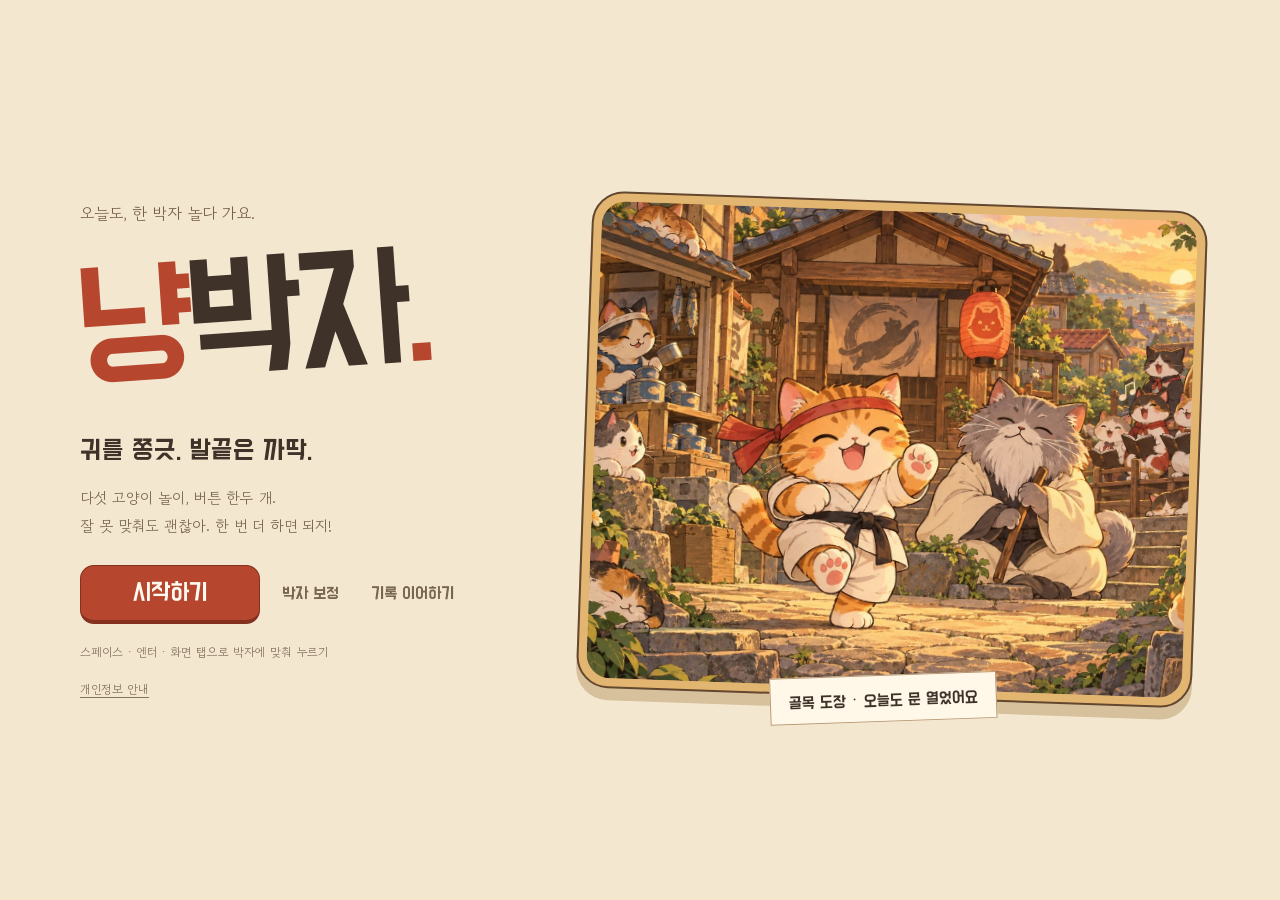
<file: index.html>
<!doctype html>
<html lang="ko">
  <head>
    <meta charset="UTF-8" />
    <meta name="viewport" content="width=device-width, initial-scale=1, viewport-fit=cover" />
    <meta name="theme-color" content="#f2dfbd" />
    <link rel="icon" type="image/png" sizes="32x32" href="./icons/favicon-32.png" />
    <link rel="apple-touch-icon" href="./icons/apple-touch-icon.png" />
    <link rel="manifest" href="./manifest.webmanifest" />
    <meta name="apple-mobile-web-app-capable" content="yes" />
    <meta name="mobile-web-app-capable" content="yes" />
    <meta name="apple-mobile-web-app-title" content="냥박자" />
    <meta name="apple-mobile-web-app-status-bar-style" content="black-translucent" />
    <title>냥박자 - 고양이와 박자 맞추기</title>
    <meta name="description" content="박에 맞추면 노래가 살아나는 고양이 리듬 게임. 다섯 가지 놀이, 버튼 한두 개로." />
    <!-- 공유 미리보기(카카오톡·메신저·SNS). 미리보기 수집기는 상대 경로를 못 읽어 배포 주소를 그대로 쓴다 -->
    <meta property="og:type" content="website" />
    <meta property="og:site_name" content="냥박자" />
    <meta property="og:title" content="냥박자 - 고양이와 박자 맞추기" />
    <meta property="og:description" content="박에 맞추면 노래가 살아나요. 내 점수를 넘어 볼래냥?" />
    <meta property="og:url" content="https://pabang0620.github.io/nyang-bakja-play/" />
    <meta property="og:image" content="https://pabang0620.github.io/nyang-bakja-play/og.jpg" />
    <meta property="og:image:width" content="1200" />
    <meta property="og:image:height" content="630" />
    <meta property="og:locale" content="ko_KR" />
    <meta name="twitter:card" content="summary_large_image" />
    <meta name="twitter:image" content="https://pabang0620.github.io/nyang-bakja-play/og.jpg" />
    <meta name="twitter:title" content="냥박자 - 고양이와 박자 맞추기" />
    <meta name="twitter:description" content="박에 맞추면 노래가 살아나요. 내 점수를 넘어 볼래냥?" />
    <link rel="canonical" href="https://pabang0620.github.io/nyang-bakja-play/" />
    <!-- Google Search Console 소유 확인(지우면 확인이 풀린다) -->
    <meta name="google-site-verification" content="zneSkv2YsFpXpDNzjWCVQonVXzleJnteT1oBX2Baq_k" />
    <script type="application/ld+json">
      {
        "@context": "https://schema.org",
        "@type": "VideoGame",
        "name": "냥박자",
        "alternateName": "Nyang Bakja",
        "description": "박에 맞추면 노래가 살아나는 고양이 리듬 게임. 다섯 가지 놀이, 버튼 한두 개로.",
        "url": "https://pabang0620.github.io/nyang-bakja-play/",
        "image": "https://pabang0620.github.io/nyang-bakja-play/og.jpg",
        "inLanguage": "ko",
        "genre": ["Rhythm", "Casual"],
        "gamePlatform": ["Web browser", "Mobile web"],
        "applicationCategory": "Game",
        "operatingSystem": "Any",
        "isAccessibleForFree": true,
        "offers": { "@type": "Offer", "price": "0", "priceCurrency": "KRW" }
      }
    </script>
    <script type="module" crossorigin src="./assets/main-CXN4Jyig.js"></script>
    <link rel="modulepreload" crossorigin href="./assets/serverSync-C_OemcZk.js">
    <link rel="stylesheet" crossorigin href="./assets/main-loKULHXi.css">
  </head>
  <body>
    <div id="root"></div>
    <noscript>
      <p style="padding:24px;font-family:sans-serif;line-height:1.6">냥박자는 박에 맞춰 화면을 누르면 노래가 살아나는 고양이 리듬 게임이에요. 자바스크립트를 켜야 플레이할 수 있어요.</p>
    </noscript>
  </body>
</html>
</file>
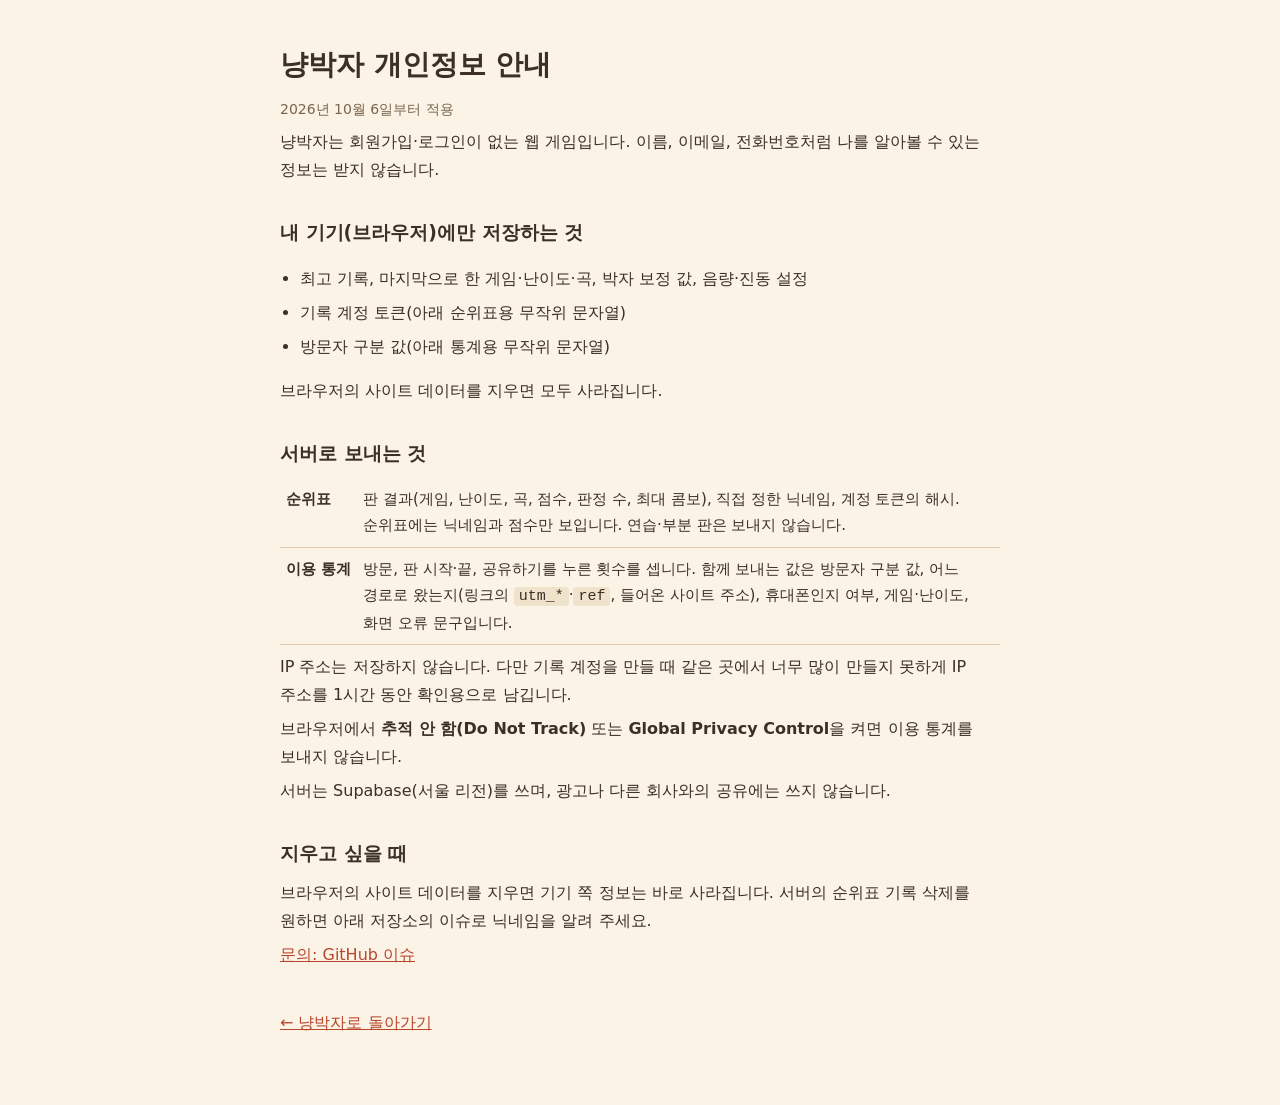
<file: privacy.html>
<!doctype html>
<html lang="ko">
<head>
  <meta charset="UTF-8" />
  <meta name="viewport" content="width=device-width, initial-scale=1" />
  <title>냥박자 개인정보 안내</title>
  <meta name="description" content="냥박자가 저장하고 보내는 정보와 지우는 방법" />
  <link rel="canonical" href="https://pabang0620.github.io/nyang-bakja-play/privacy.html" />
  <link rel="icon" type="image/png" sizes="32x32" href="./icons/favicon-32.png" />
  <style>
    :root { color-scheme: light; }
    body { margin: 0; background: #fbf3e5; color: #3b2f26; font: 16px/1.75 system-ui, -apple-system, "Apple SD Gothic Neo", "Malgun Gothic", sans-serif; word-break: keep-all; }
    main { max-width: 720px; margin: 0 auto; padding: 40px 20px 64px; }
    h1 { font-size: 28px; margin: 0 0 8px; }
    h2 { font-size: 19px; margin: 32px 0 8px; }
    p, li { margin: 6px 0; }
    ul { padding-left: 20px; }
    table { width: 100%; border-collapse: collapse; margin: 8px 0; font-size: 15px; }
    th, td { text-align: left; vertical-align: top; padding: 8px 6px; border-bottom: 1px solid #dcc9ac; }
    th { white-space: nowrap; }
    code { background: #f0e3cc; padding: 1px 5px; border-radius: 4px; }
    .muted { color: #79664f; font-size: 14px; }
    a { color: #b8452c; }
  </style>
</head>
<body>
<main>
  <h1>냥박자 개인정보 안내</h1>
  <p class="muted">2026년 10월 6일부터 적용</p>
  <p>냥박자는 회원가입·로그인이 없는 웹 게임입니다. 이름, 이메일, 전화번호처럼 나를 알아볼 수 있는 정보는 받지 않습니다.</p>

  <h2>내 기기(브라우저)에만 저장하는 것</h2>
  <ul>
    <li>최고 기록, 마지막으로 한 게임·난이도·곡, 박자 보정 값, 음량·진동 설정</li>
    <li>기록 계정 토큰(아래 순위표용 무작위 문자열)</li>
    <li>방문자 구분 값(아래 통계용 무작위 문자열)</li>
  </ul>
  <p>브라우저의 사이트 데이터를 지우면 모두 사라집니다.</p>

  <h2>서버로 보내는 것</h2>
  <table>
    <tr><th>순위표</th><td>판 결과(게임, 난이도, 곡, 점수, 판정 수, 최대 콤보), 직접 정한 닉네임, 계정 토큰의 해시. 순위표에는 닉네임과 점수만 보입니다. 연습·부분 판은 보내지 않습니다.</td></tr>
    <tr><th>이용 통계</th><td>방문, 판 시작·끝, 공유하기를 누른 횟수를 셉니다. 함께 보내는 값은 방문자 구분 값, 어느 경로로 왔는지(링크의 <code>utm_*</code>·<code>ref</code>, 들어온 사이트 주소), 휴대폰인지 여부, 게임·난이도, 화면 오류 문구입니다.</td></tr>
  </table>
  <p>IP 주소는 저장하지 않습니다. 다만 기록 계정을 만들 때 같은 곳에서 너무 많이 만들지 못하게 IP 주소를 1시간 동안 확인용으로 남깁니다.</p>
  <p>브라우저에서 <b>추적 안 함(Do Not Track)</b> 또는 <b>Global Privacy Control</b>을 켜면 이용 통계를 보내지 않습니다.</p>
  <p>서버는 Supabase(서울 리전)를 쓰며, 광고나 다른 회사와의 공유에는 쓰지 않습니다.</p>

  <h2>지우고 싶을 때</h2>
  <p>브라우저의 사이트 데이터를 지우면 기기 쪽 정보는 바로 사라집니다. 서버의 순위표 기록 삭제를 원하면 아래 저장소의 이슈로 닉네임을 알려 주세요.</p>
  <p><a href="https://github.com/pabang0620/nyang-bakja-play/issues">문의: GitHub 이슈</a></p>

  <p style="margin-top:40px"><a href="./">← 냥박자로 돌아가기</a></p>
</main>
</body>
</html>
</file>
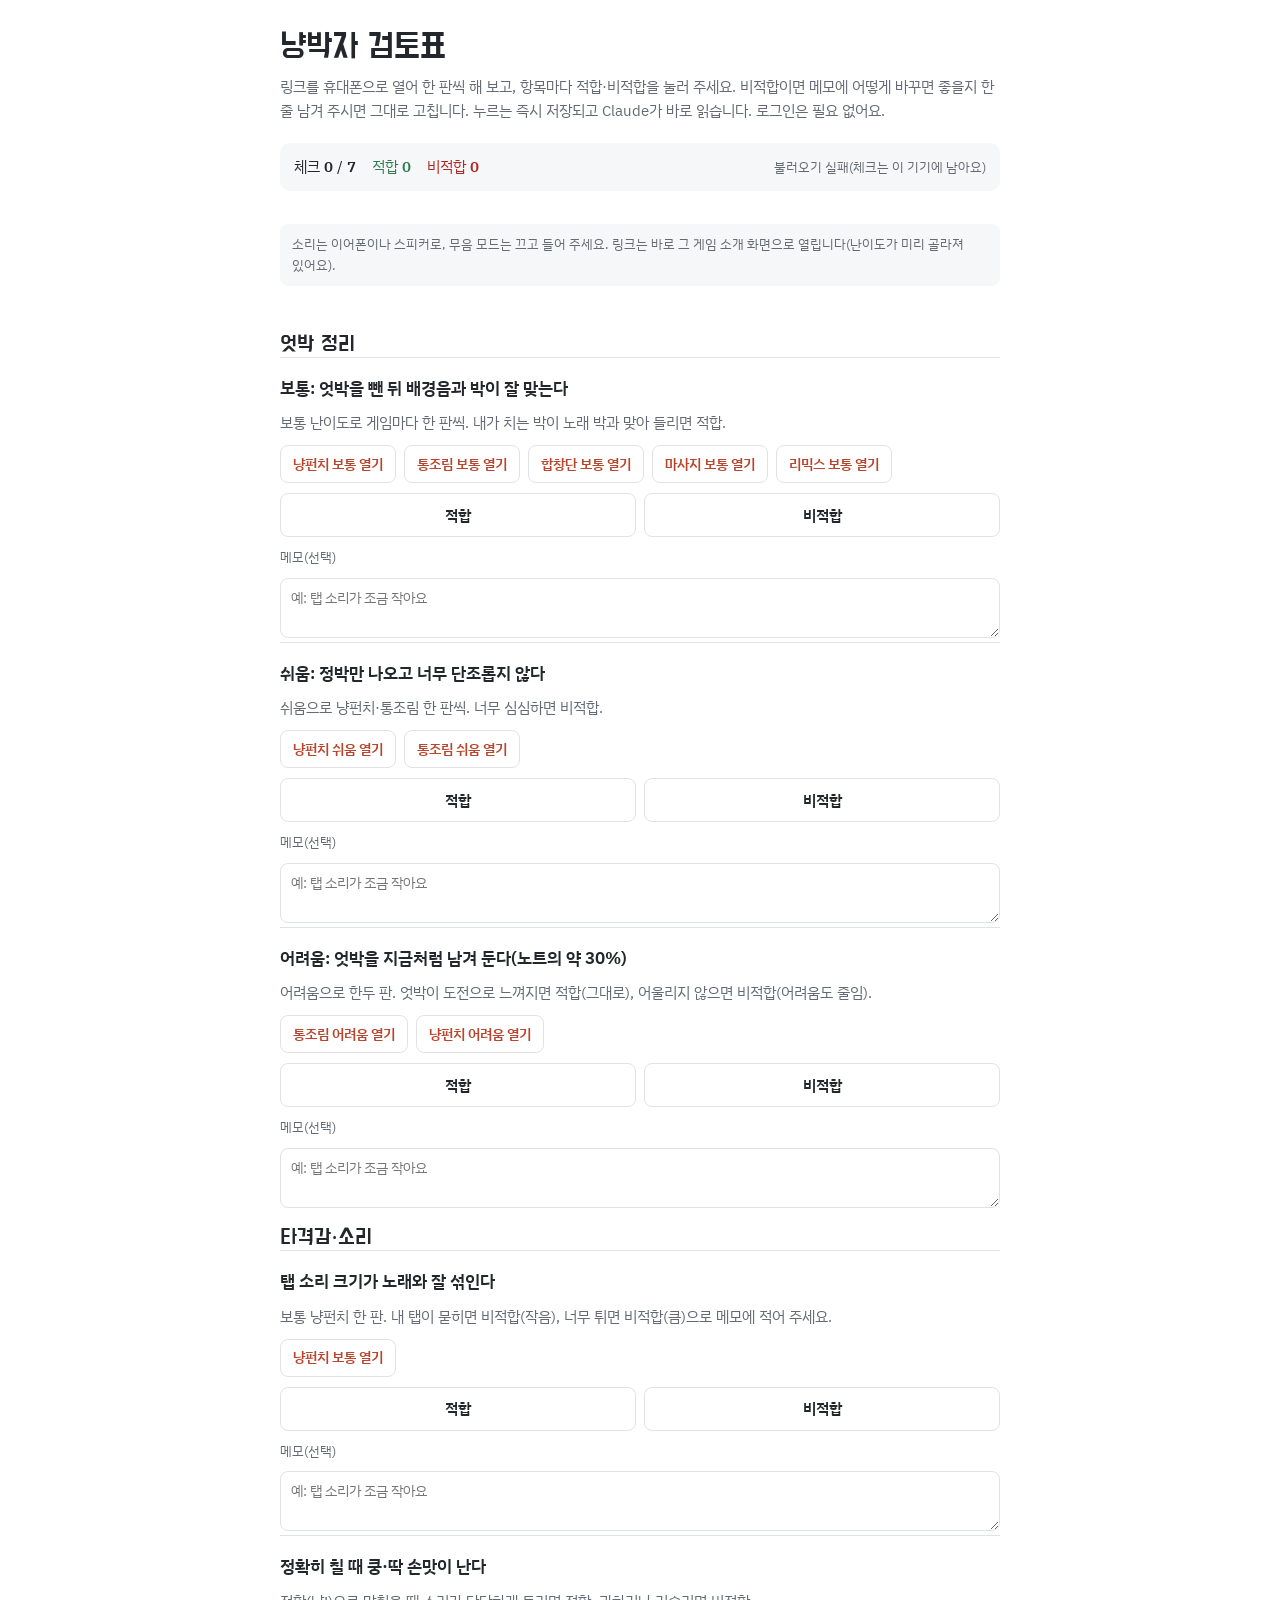
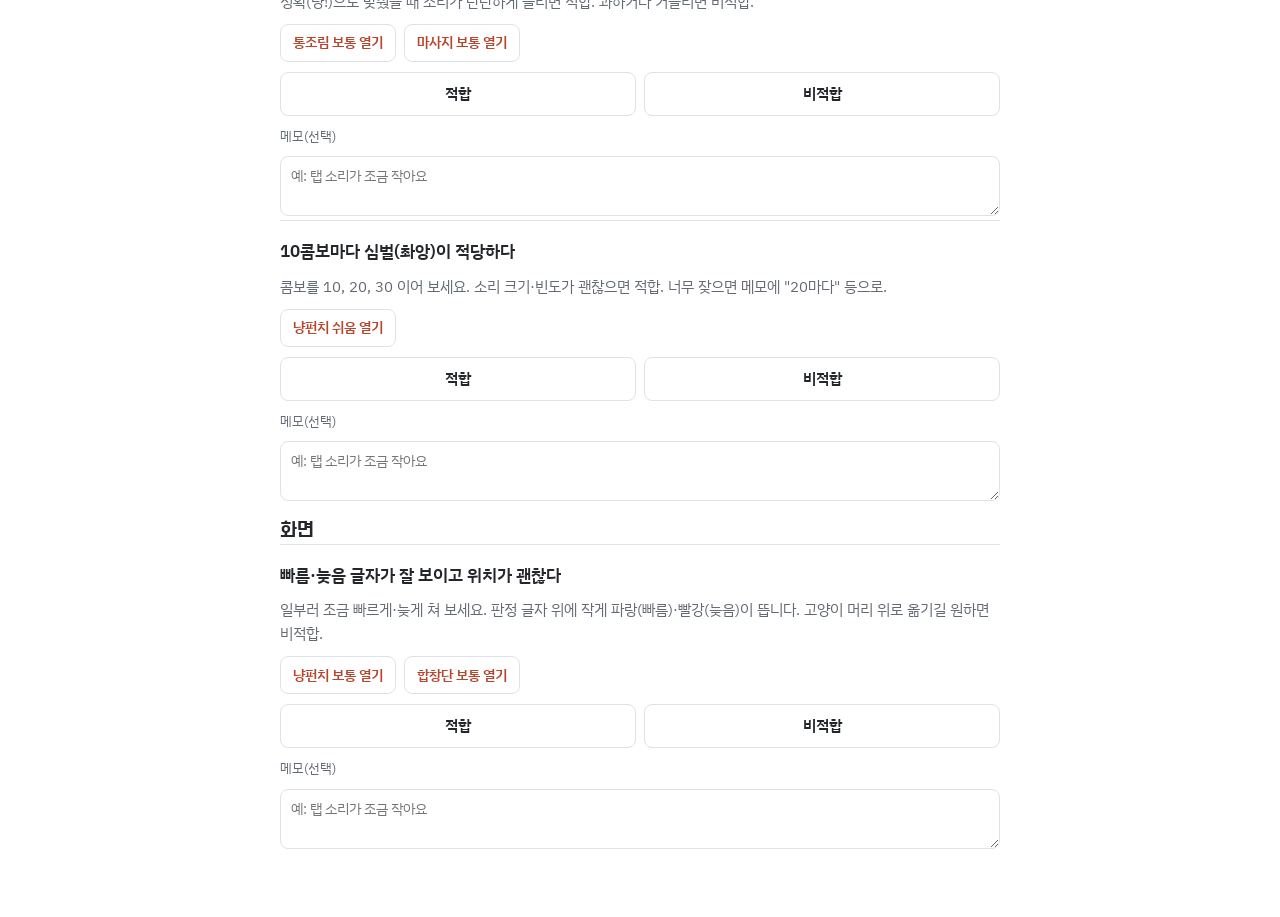
<file: review.html>
<!doctype html>
<html lang="ko">
<head>
<meta charset="UTF-8" />
<meta name="viewport" content="width=device-width, initial-scale=1, viewport-fit=cover" />
<meta name="robots" content="noindex" />
<title>냥박자 검토표</title>
<link rel="icon" type="image/png" sizes="32x32" href="./icons/favicon-32.png" />
<link rel="stylesheet" href="https://fonts.googleapis.com/css2?family=Do+Hyeon&family=IBM+Plex+Sans+KR:wght@400;600&display=swap">
<style>
:root { color-scheme: light; }
body { margin: 0; }
/* 레이아웃: 한 줄 세로 목록. 위에 요약, 항목마다 확인 방법 → 테스트 링크 → 적합/비적합 → 메모 */
:root {
  --bg: #ffffff;
  --surface: #f6f7f9;
  --line: #dfe2e7;
  --fg: #23262b;
  --muted: #646a73;
  --accent: #b8452c;
  --ok: #2f7d4f;
  --ok-bg: #e5f3ea;
  --bad: #b3261e;
  --bad-bg: #fbe7e5;
  --font-display: "Do Hyeon", "IBM Plex Sans KR", system-ui, sans-serif;
  --font-body: "IBM Plex Sans KR", system-ui, -apple-system, "Apple SD Gothic Neo", "Malgun Gothic", sans-serif;
}
@media (prefers-color-scheme: dark) {
  :root:not([data-theme="light"]) {
    --bg: #15171a; --surface: #1e2125; --line: #33373d; --fg: #eceef1; --muted: #a2a8b1;
    --accent: #e0765c; --ok: #6cc892; --ok-bg: #173323; --bad: #f08a80; --bad-bg: #3a1d1a; color-scheme: dark;
  }
}
:root[data-theme="dark"] {
  --bg: #15171a; --surface: #1e2125; --line: #33373d; --fg: #eceef1; --muted: #a2a8b1;
  --accent: #e0765c; --ok: #6cc892; --ok-bg: #173323; --bad: #f08a80; --bad-bg: #3a1d1a; color-scheme: dark;
}
body { background: var(--bg); color: var(--fg); font: 15px/1.6 var(--font-body); word-break: keep-all; }
.wrap { max-width: 720px; margin: 0 auto; padding-inline: 16px; padding-block: 28px 64px; display: grid; gap: 20px; }
h1 { font: 34px/1.15 var(--font-display); margin: 0; text-wrap: balance; }
.lead { margin: 0; color: var(--muted); }
.summary { display: flex; flex-wrap: wrap; gap: 8px 16px; align-items: center; padding: 12px 14px; background: var(--surface); border-radius: 10px; font-variant-numeric: tabular-nums; }
.summary b { font-weight: 600; }
.summary .bad { color: var(--bad); }
.summary .ok { color: var(--ok); }
.save-state { margin-left: auto; color: var(--muted); font-size: 13px; }
.group-title { font: 22px/1.2 var(--font-display); margin: 12px 0 0; }
.item { border-top: 1px solid var(--line); padding-block: 16px 4px; display: grid; gap: 10px; }
.item h3 { margin: 0; font-size: 17px; font-weight: 600; }
.item p { margin: 0; }
.how { color: var(--muted); }
.links { display: flex; flex-wrap: wrap; gap: 8px; }
.links a { display: inline-flex; align-items: center; min-height: 36px; padding: 0 12px; border: 1px solid var(--line); border-radius: 8px; color: var(--accent); text-decoration: none; font-weight: 600; font-size: 14px; }
.links a:hover { border-color: var(--accent); }
.verdict { display: flex; gap: 8px; }
.verdict button { flex: 1 1 0; min-height: 44px; border: 1px solid var(--line); border-radius: 8px; background: var(--bg); color: var(--fg); font: 600 15px var(--font-body); cursor: pointer; }
.verdict button[aria-pressed="true"].pass { background: var(--ok-bg); border-color: var(--ok); color: var(--ok); }
.verdict button[aria-pressed="true"].fail { background: var(--bad-bg); border-color: var(--bad); color: var(--bad); }
.verdict button:focus-visible, .links a:focus-visible, textarea:focus-visible { outline: 2px solid var(--accent); outline-offset: 2px; }
textarea { width: 100%; box-sizing: border-box; min-height: 56px; padding: 8px 10px; border: 1px solid var(--line); border-radius: 8px; background: var(--bg); color: var(--fg); font: 14px/1.5 var(--font-body); resize: vertical; }
.note-label { font-size: 13px; color: var(--muted); }
.tip { font-size: 13px; color: var(--muted); padding: 10px 12px; background: var(--surface); border-radius: 8px; }
</style>
  <script type="module" crossorigin src="./assets/review-BieLrVD-.js"></script>
  <link rel="modulepreload" crossorigin href="./assets/serverSync-C_OemcZk.js">
</head>
<body>
<div class="wrap">
  <header style="display:grid;gap:8px">
    <h1>냥박자 검토표</h1>
    <p class="lead">링크를 휴대폰으로 열어 한 판씩 해 보고, 항목마다 적합·비적합을 눌러 주세요. 비적합이면 메모에 어떻게 바꾸면 좋을지 한 줄 남겨 주시면 그대로 고칩니다. 누르는 즉시 저장되고 Claude가 바로 읽습니다. 로그인은 필요 없어요.</p>
  </header>

  <div class="summary" aria-live="polite">
    <span>체크 <b id="sum-done">0</b> / <b id="sum-total">0</b></span>
    <span class="ok">적합 <b id="sum-pass">0</b></span>
    <span class="bad">비적합 <b id="sum-fail">0</b></span>
    <span class="save-state" id="save-state">불러오는 중…</span>
  </div>

  <p class="tip">소리는 이어폰이나 스피커로, 무음 모드는 끄고 들어 주세요. 링크는 바로 그 게임 소개 화면으로 열립니다(난이도가 미리 골라져 있어요).</p>

  <div id="list"></div>
</div>
</body>
</html>
</file>
<file: assets/main-loKULHXi.css>
@font-face{font-family:Do Hyeon;src:url(./DoHyeon-sub-C48YmT0-.woff) format("woff");font-weight:400;font-style:normal;font-display:swap}@font-face{font-family:Gowun Dodum;src:url(./GowunDodum-sub-BIUqLyhm.woff) format("woff");font-weight:400;font-style:normal;font-display:swap}:root{color-scheme:light;--paper: #f4ecd8;--paper-2: #e6dbc1;--ink: #1f1a17;--ink-2: #6b5f55;--rule-soft: #bfb296;--red: #d23c28;--font-display: "Do Hyeon", "Gowun Dodum", sans-serif;--font-body: "Gowun Dodum", sans-serif;--line: 2px solid var(--ink);--line-thin: 1px solid var(--rule-soft);--focus: 3px solid var(--red);--size-title: clamp(40px, 7vw, 72px);--size-sub: 28px;--size-body: 16px;--size-small: 13px;--gutter: clamp(16px, 4vw, 48px)}*,*:before,*:after{box-sizing:border-box}html,body,#root{margin:0;min-height:100%}body{font-family:var(--font-body);font-size:var(--size-body);line-height:1.45;letter-spacing:0;background:var(--paper);color:var(--ink);-webkit-font-smoothing:antialiased;overscroll-behavior:none;-webkit-tap-highlight-color:transparent}h1,h2,h3{font-family:var(--font-display);font-weight:400;letter-spacing:0}.screen{min-height:100vh;min-height:100dvh;padding:max(var(--gutter),env(safe-area-inset-top)) max(var(--gutter),env(safe-area-inset-right)) max(var(--gutter),env(safe-area-inset-bottom)) max(var(--gutter),env(safe-area-inset-left));background:var(--paper);color:var(--ink)}.panel{width:min(1120px,100%);margin:0 auto}.rule{margin:0;border:0;border-top:var(--line)}.logo{margin:0;font-family:var(--font-display);font-weight:400;font-size:clamp(64px,14vw,160px);line-height:.95;color:var(--ink)}.btn{font-family:var(--font-display);font-weight:400;font-size:22px;line-height:1.2;letter-spacing:0;padding:10px 22px;border:var(--line);border-radius:0;background:var(--paper);color:var(--ink);cursor:pointer;touch-action:manipulation}.btn--primary{background:var(--ink);color:var(--paper)}.btn:hover:not(:disabled):not([aria-disabled=true]),.btn:active:not(:disabled):not([aria-disabled=true]){background:var(--red);border-color:var(--red);color:var(--paper)}.btn:disabled,.btn[aria-disabled=true]{background:var(--paper);color:var(--ink-2);border:2px dashed var(--ink-2);cursor:not-allowed}.btn-row{display:flex;flex-wrap:wrap;gap:12px;align-items:center}@media(max-width:560px){.btn-row{display:grid;grid-auto-flow:column;grid-auto-columns:minmax(0,1fr);gap:8px}.btn-row .btn{padding-inline:6px;font-size:20px;white-space:nowrap}}.info-line{margin:0;font-family:var(--font-display);font-size:18px;color:var(--ink)}.small{font-size:var(--size-small);color:var(--ink-2)}:focus-visible{outline:var(--focus);outline-offset:2px}.visually-hidden{position:absolute;width:1px;height:1px;margin:-1px;padding:0;border:0;overflow:hidden;clip:rect(0 0 0 0);clip-path:inset(50%);white-space:nowrap}@media(max-height:480px){:root{--gutter: 12px;--size-title: 30px;--size-sub: 20px;--size-body: 14px;--size-small: 12px}.screen{padding-top:max(8px,env(safe-area-inset-top));padding-bottom:max(8px,env(safe-area-inset-bottom))}.logo{font-size:64px}.btn{font-size:18px;padding:6px 16px}.btn-row{gap:8px}.info-line{font-size:15px}}@media(prefers-reduced-motion:reduce){*,*:before,*:after{animation-duration:.001ms!important;animation-iteration-count:1!important}}.modal-backdrop{position:fixed;inset:0;display:grid;place-items:center;padding:16px;background:#1f1a178c;z-index:50}.modal{display:grid;gap:12px;width:min(560px,100%);max-height:calc(100dvh - 32px);overflow:auto;padding:18px 20px 20px;border:var(--line);background:var(--paper)}.modal__head{display:flex;align-items:center;justify-content:space-between;gap:12px}.modal__head h2{margin:0;font-family:var(--font-display);font-size:26px;font-weight:400}.modal__close{width:44px;height:44px;border:var(--line);background:var(--paper);font-size:18px;cursor:pointer}.modal__close:hover{background:var(--ink);color:var(--paper)}@media(max-width:480px){.modal-backdrop{align-items:end;padding:0}.modal{width:100%;max-height:88dvh;border-bottom:0}}.account-section{display:grid;gap:8px}.account-section h3{margin:0;font:18px var(--font-display);font-weight:400}.account-help{margin:0;font-size:14px;color:var(--ink-2);word-break:keep-all}.account-code{display:flex;gap:8px;align-items:center}.account-code code{flex:1;min-width:0;padding:10px;border:1px solid var(--rule-soft);background:#f7deb2;font-size:13px;word-break:break-all;-webkit-user-select:all;user-select:all}.account-restore{display:flex;gap:8px}.account-restore input{flex:1;min-width:0;min-height:44px;padding:0 10px;border:var(--line);background:var(--paper);font:14px monospace}.account-note{min-height:1.4em;margin:0;font-size:14px}.board-filters{display:grid;gap:8px}.board-game select{width:100%;min-height:44px;padding:0 10px;border:var(--line);background:var(--paper);font:17px var(--font-display)}.board-diffs{display:grid;grid-template-columns:repeat(3,1fr);gap:6px}.board-diff{min-height:40px;border:var(--line);background:var(--paper);font:16px var(--font-display);cursor:pointer}.board-diff--on{background:var(--ink);color:var(--paper)}.board-note{margin:8px 0;color:var(--ink-2)}.board-retry{border:0;background:none;color:var(--red);text-decoration:underline;cursor:pointer;font:inherit}.board-list{margin:0;padding:0;list-style:none;display:grid}.board-row{display:grid;grid-template-columns:34px 1fr auto;grid-template-areas:"pos name score" "pos meta meta";column-gap:10px;padding:8px 4px;border-bottom:1px solid var(--rule-soft)}.board-row--me{background:#f7deb2}.board-pos{grid-area:pos;align-self:center;font:22px var(--font-display);text-align:center}.board-row:nth-child(-n+3) .board-pos{color:var(--red)}.board-name{grid-area:name;min-width:0;overflow:hidden;text-overflow:ellipsis;white-space:nowrap;font-weight:700}.board-score{grid-area:score;font:18px var(--font-display);font-variant-numeric:tabular-nums}.board-meta{grid-area:meta;font-size:13px;color:var(--ink-2)}.board-me{margin:10px 0 0;padding:8px 12px;border-left:4px solid var(--red);background:#f7deb2}.calib-panel{display:grid;gap:14px;justify-items:start;text-align:left}.calib-panel h1{margin:0;font-size:var(--size-title);line-height:1}.calib-panel .rule{justify-self:stretch}.calib-panel p{margin:0}.calib-pad{width:min(240px,60vw);aspect-ratio:1;display:grid;place-items:center;align-content:center;gap:12px;border:var(--line);border-radius:0;background:var(--paper);color:var(--ink);font-family:var(--font-display);font-size:22px;touch-action:manipulation;cursor:pointer}.calib-dot{display:block;width:80px;height:80px;background:var(--paper-2);border:var(--line)}.calib-dot--on{background:var(--red);border-color:var(--red)}.calib-message{min-height:1.4em;font-family:var(--font-display);font-size:20px;color:var(--red)}.calib-panel label{font-family:var(--font-display);font-size:18px}.calib-panel input[type=range]{width:min(360px,80vw);accent-color:var(--ink)}@media(max-height:480px){.calib-panel{gap:6px}.calib-pad{width:120px;gap:6px;font-size:18px}.calib-dot{width:40px;height:40px}.calib-message{font-size:16px}}.calib-head{display:flex;align-items:flex-end;justify-content:space-between;gap:12px}.calib-cat{width:clamp(72px,18vw,120px);height:auto;margin-bottom:-6px}@media(max-height:480px){.calib-cat{width:64px}}.game-screen{min-height:100vh;min-height:100dvh;background:var(--paper)}.game-stage{position:relative;width:100vw;height:100vh;height:100dvh;display:grid;place-items:center;overflow:hidden;background:var(--paper);touch-action:none;user-select:none;-webkit-user-select:none;-webkit-touch-callout:none}.game-frame{position:absolute;inset:0;display:grid;place-items:center}.game-caption,.game-pads{display:none}@media(orientation:portrait){.game-stage{display:flex;flex-direction:column;place-items:stretch;padding-top:calc(max(12px,env(safe-area-inset-top)) + 60px);padding-bottom:max(16px,env(safe-area-inset-bottom))}.game-frame{position:relative;inset:auto;flex:none;width:100%;aspect-ratio:16 / 9}.game-caption{display:flex;align-items:center;justify-content:center;flex:none;min-height:calc(2.7em + 16px);margin:0;padding:8px var(--gutter);font-family:var(--font-display);font-size:20px;line-height:1.35;text-align:center;word-break:keep-all}.game-pads{display:grid;flex:1;min-height:120px;grid-template-columns:minmax(0,1fr);gap:12px;padding:0 var(--gutter)}.game-pads--dual{grid-template-columns:repeat(2,minmax(0,1fr))}.game-pad{display:grid;place-content:center;justify-items:center;gap:6px;border:var(--line);background:var(--paper-2);color:var(--ink);font-family:var(--font-display)}.game-pad strong{font-weight:400;font-size:34px;line-height:1}.game-pad span{font-size:18px;color:var(--ink-2)}.game-pad--down{background:var(--ink);color:var(--paper)}.game-pad--down span{color:var(--paper)}}.game-canvas{display:block;outline:var(--line)}.game-pause{position:absolute;top:max(12px,env(safe-area-inset-top));right:max(12px,env(safe-area-inset-right));width:48px;height:48px;padding:0;border:var(--line);border-radius:0;background:var(--paper);color:var(--ink);font-family:var(--font-display);font-size:20px;line-height:1;cursor:pointer;z-index:2}.game-pause:hover,.game-pause:active{background:var(--red);border-color:var(--red);color:var(--paper)}.game-badge{position:absolute;top:max(12px,env(safe-area-inset-top));right:max(72px,env(safe-area-inset-right));padding:4px 10px;border:var(--line);background:var(--ink);color:var(--paper);font-family:var(--font-display);font-size:18px;line-height:1.1;z-index:2}.game-notice{position:absolute;bottom:max(12px,env(safe-area-inset-bottom));left:50%;transform:translate(-50%);margin:0;padding:6px 14px;border:var(--line);background:var(--paper);color:var(--ink);font-size:var(--size-small);white-space:nowrap;z-index:2}.pause-backdrop{position:absolute;inset:0;display:grid;align-items:center;padding:max(16px,env(safe-area-inset-top)) max(24px,env(safe-area-inset-right)) max(16px,env(safe-area-inset-bottom)) max(24px,env(safe-area-inset-left));background:var(--paper);z-index:10}.pause-dialog{display:grid;justify-items:start;gap:14px;width:min(560px,100%);margin:0 auto;text-align:left}.pause-dialog h2{margin:0;font-size:var(--size-title);line-height:1}.pause-dialog .rule{justify-self:stretch}.pause-dialog p{margin:0}@media(max-height:480px){.pause-dialog{gap:8px}}.game-stage:focus-visible{outline:none}.game-transport{position:absolute;top:max(12px,env(safe-area-inset-top));left:max(12px,env(safe-area-inset-left));width:min(280px,calc(100% - 150px));padding:9px 12px;background:var(--paper);border:var(--line);z-index:1;pointer-events:none}.game-transport__label{display:flex;justify-content:space-between;gap:8px;font-family:var(--font-display);font-size:16px}.game-transport__label>span:first-child{overflow:hidden;text-overflow:ellipsis;white-space:nowrap}.game-progress{height:3px;background:var(--rule-soft);margin:6px 0}.game-progress>span{display:block;height:100%;background:var(--red)}.game-beats{display:flex;gap:6px;align-items:center}.game-beat{display:grid;place-items:center;width:24px;height:23px;font:16px var(--font-display);border:1px solid var(--rule-soft)}.game-beat--on{background:var(--ink);border-color:var(--ink);color:var(--paper)}.game-beats__hint{margin-left:auto;font:11px var(--font-display)}.game-feedback-row{position:absolute;left:20px;bottom:18px;display:flex;align-items:center;gap:18px;pointer-events:none}.game-feedback{display:grid;align-content:center;min-width:190px;min-height:64px;padding:8px 14px;border-left:4px solid var(--ink);background:var(--paper)}.game-feedback strong{font:27px var(--font-display)}.game-feedback>span{font-size:13px}.game-feedback--just{border-color:var(--red)}.game-feedback--just strong{color:var(--red)}.game-feedback--just,.game-feedback--barely{animation:hit-stamp .14s ease-out}.game-combo{display:grid;justify-items:center;align-content:center;min-width:84px;min-height:64px;padding:4px 10px;border-left:4px solid var(--ink);background:var(--paper);font-family:var(--font-display)}.game-combo strong{font-size:30px;font-weight:400;line-height:1;font-variant-numeric:tabular-nums}.game-combo span{font-size:13px}.game-combo small{font-size:11px;color:var(--ink-2);white-space:nowrap}.game-combo--burst{border-color:var(--red);animation:combo-burst 1.4s ease-out}.game-combo--burst strong,.game-combo--burst span{color:var(--red)}@keyframes combo-burst{0%{transform:scale(1.35)}15%{transform:scale(.95)}25%{transform:none}}.game-feedback__points{margin-right:6px;color:var(--red);font:16px var(--font-display)}@media(prefers-reduced-motion:reduce){.game-combo--burst,.game-score__value{animation:none}}@keyframes hit-stamp{0%{transform:translateY(3px) scale(1.04)}to{transform:none}}@media(orientation:portrait){.game-stage{padding-top:calc(max(12px,env(safe-area-inset-top)) + 106px)}.game-transport{width:calc(100% - 90px)}.game-feedback-row{position:static;flex:none;width:100%;justify-content:space-between;padding:0 var(--gutter) 12px}.game-feedback{flex:1;min-width:0;padding:4px 12px;background:var(--paper-2)}.game-combo{min-width:76px;min-height:0;padding:4px 8px;background:var(--paper-2)}.game-pads{min-height:80px}.game-badge{top:68px;right:12px;font-size:13px}}@media(max-height:480px)and (orientation:landscape){.game-transport{padding:4px 8px;width:205px}.game-transport__label{font-size:13px}.game-beat{width:18px;height:18px;font-size:13px}.game-feedback-row{bottom:8px;left:8px}.game-feedback{min-height:40px;min-width:130px;padding:3px 8px}.game-feedback strong{font-size:20px}.game-feedback>span{font-size:10px}}.game-transport__title small{font-family:var(--font-body);font-size:.8em;color:var(--ink-2)}.game-countin{position:absolute;left:50%;top:38%;transform:translate(-50%,-50%);font-family:var(--font-display);font-size:clamp(64px,16vmin,140px);line-height:1;color:var(--red);-webkit-text-stroke:3px var(--paper);paint-order:stroke fill;pointer-events:none;z-index:3;animation:game-countin-pop .45s ease-out both}.game-countin--go{font-size:clamp(48px,12vmin,104px)}@keyframes game-countin-pop{0%{opacity:0;transform:translate(-50%,-50%) scale(1.5)}30%{opacity:1;transform:translate(-50%,-50%) scale(1)}to{opacity:.85;transform:translate(-50%,-50%) scale(1)}}@media(prefers-reduced-motion:reduce){.game-countin{animation:none}}.pause-settings{display:grid;gap:6px;justify-self:stretch}.pause-setting{display:grid;grid-template-columns:64px 1fr 36px;align-items:center;gap:12px;min-height:44px;font-size:15px}.pause-setting input[type=range]{width:100%;accent-color:var(--red)}.pause-setting output{text-align:right;font-variant-numeric:tabular-nums;color:var(--ink-2)}.pause-setting--check{grid-template-columns:auto 1fr}.pause-setting--check input{width:22px;height:22px;accent-color:var(--red)}.game-score{display:flex;justify-content:space-between;align-items:baseline;margin:2px 0 4px;font-family:var(--font-display)}.game-score span{font-size:13px;color:var(--ink-2)}.game-score__value{font-size:24px;font-weight:400;line-height:1;color:var(--red);font-variant-numeric:tabular-nums;animation:score-bump .18s ease-out}@keyframes score-bump{0%{transform:scale(1.15)}to{transform:none}}.game-screen--lane1{--lane-h: 56px}.game-screen--lane2{--lane-h: 92px}.game-lane{position:absolute;top:max(12px,env(safe-area-inset-top));left:calc(max(12px,env(safe-area-inset-left)) + 292px);right:max(72px,env(safe-area-inset-right));z-index:1;pointer-events:none}.game-lane__canvas{display:block;width:100%;height:var(--lane-h)}.game-lane__hint{margin:4px 0 0;font:14px var(--font-display);text-align:center;word-break:keep-all}.game-screen--lane .game-frame{top:calc(max(12px,env(safe-area-inset-top)) + var(--lane-h) + 30px)}@media(max-height:480px)and (orientation:landscape){.game-screen--lane1{--lane-h: 40px}.game-screen--lane2{--lane-h: 64px}.game-lane{left:calc(max(8px,env(safe-area-inset-left)) + 217px)}.game-lane__hint{display:none}.game-screen--lane .game-frame{top:calc(var(--lane-h) + 16px)}.game-score__value{font-size:18px}}@media(orientation:portrait){.game-stage{padding-top:calc(max(12px,env(safe-area-inset-top)) + 156px)}.game-screen--lane1{--lane-h: 54px}.game-screen--lane2{--lane-h: 90px}.game-lane{position:static;flex:none;padding:8px var(--gutter) 0}.game-lane__hint{font-size:13px}.game-screen--lane .game-frame{top:auto}}@media(max-height:480px)and (orientation:landscape){.game-combo{min-height:40px;min-width:64px;padding:2px 6px}.game-combo strong{font-size:20px}.game-combo small{display:none}}.game-lead{display:flex;align-items:center;gap:8px;margin:0 0 6px;font:12px var(--font-display);color:var(--ink-2)}.game-lead__bar{flex:1;height:6px;background:var(--rule-soft)}.game-lead__bar>span{display:block;height:100%;background:var(--red);transition:width .25s ease-out}@media(prefers-reduced-motion:reduce){.game-lead__bar>span{transition:none}}.howto{display:grid;gap:8px;min-width:0}.howto-title{margin:0;font-family:var(--font-display);font-weight:400;font-size:20px}.howto-steps{margin:0;padding-left:1.4em;display:grid;gap:2px;font-size:var(--size-body);line-height:1.4;word-break:keep-all}.howto-grid{border-collapse:collapse;font-family:var(--font-display);font-size:15px;table-layout:fixed;width:max-content;max-width:100%}.howto-caption{caption-side:bottom;padding-top:4px;text-align:left;font-family:var(--font-body, inherit);font-size:var(--size-small);color:var(--ink-2);word-break:keep-all}.howto-who{padding:2px 8px 2px 0;font-weight:400;text-align:left;white-space:nowrap}.howto-beat{width:40px;font-weight:400;color:var(--ink-2);font-size:13px;text-align:center}.howto-cell{width:40px;height:30px;padding:0;text-align:center;border:1px solid var(--ink-2);white-space:nowrap;overflow:hidden}.howto-cell--act{background:var(--ink);color:var(--paper)}.howto-cell--hold{background:var(--red)}.howto-bar{border-left:3px solid var(--ink)}@media(max-height:480px){.howto{gap:4px}.howto-title{font-size:16px}.howto-steps{font-size:13px;line-height:1.3}.howto-grid{font-size:12px}.howto-beat,.howto-cell{width:28px}.howto-cell{height:20px}}.howto-heading{display:flex;justify-content:space-between;align-items:center;gap:8px}.howto-demo{min-height:44px;padding:6px 12px;font:16px var(--font-display);border:var(--line);background:var(--paper);color:var(--ink);cursor:pointer}.howto-demo:hover,.howto-demo[aria-pressed=true]{background:var(--ink);color:var(--paper)}.howto-grid{width:100%}.howto-who{width:52px}.howto-cell{height:36px}.howto-cell--current{outline:3px solid var(--red);outline-offset:-3px;background:var(--red);color:var(--paper)}.howto-caption{padding-top:8px}@media(max-height:480px){.howto-cell{height:22px}.howto-demo{min-height:32px;font-size:13px}}.intro-panel{display:grid;gap:16px}.intro-head{display:flex;flex-wrap:wrap;align-items:baseline;justify-content:space-between;gap:4px 24px}.intro-title{margin:0;font-size:var(--size-title);line-height:1}.intro-body{display:grid;grid-template-columns:minmax(0,1fr);gap:16px 40px}@media(min-width:820px),(max-height:480px)and (min-width:560px){.intro-body{grid-template-columns:minmax(0,1.4fr) minmax(0,1fr);grid-template-rows:auto 1fr}.intro-about{grid-row:1 / span 2}.intro-actions{grid-column:2;align-self:start}}@media(max-width:819px)and (min-height:481px){.intro-actions{position:sticky;bottom:0;z-index:3;margin:0 calc(-1 * var(--gutter)) calc(-1*max(var(--gutter),env(safe-area-inset-bottom)));padding:12px var(--gutter) max(12px,env(safe-area-inset-bottom));border-top:var(--line);background:var(--paper)}}.intro-about,.intro-play{display:grid;align-content:start;gap:12px;min-width:0}.intro-lead{margin:0;font-size:var(--size-body)}.intro-cards{list-style:none;margin:0;padding:0;display:grid;grid-template-columns:repeat(auto-fit,minmax(150px,1fr));gap:0 16px;border-top:var(--line)}.intro-card{display:grid;grid-template-columns:auto minmax(0,1fr);align-items:center;gap:10px;padding:8px 0;border-bottom:var(--line-thin)}.intro-card__art{display:block;box-sizing:content-box;border:var(--line);background:var(--paper-2)}.intro-card__text{display:grid;gap:2px;min-width:0}@media(max-width:560px){.intro-cards{grid-template-columns:minmax(0,1fr)}}.intro-card__name{font-family:var(--font-display);font-weight:400;font-size:18px;line-height:1.15}.intro-card__tip{font-size:var(--size-small);line-height:1.3;color:var(--ink-2);word-break:keep-all}.intro-practiced{margin:0;font-family:var(--font-display);color:var(--red)}@media(max-height:480px){.intro-cards--minor{display:none}}.intro-controls{margin:0;font-size:var(--size-small);color:var(--ink-2)}.diff-group{display:grid;grid-template-columns:repeat(3,minmax(0,1fr));gap:0;border:var(--line)}.diff-option{position:relative;display:grid;place-items:center;padding:10px 8px;background:var(--paper);color:var(--ink);cursor:pointer}.diff-option+.diff-option{border-left:var(--line)}.diff-option:hover{background:var(--paper-2)}.diff-option--checked,.diff-option--checked:hover{background:var(--ink);color:var(--paper)}.diff-option__input{position:absolute;inset:0;width:100%;height:100%;margin:0;opacity:0;cursor:pointer}.diff-option:has(:focus-visible){outline:var(--focus);outline-offset:2px;z-index:1}.diff-option__name{font-family:var(--font-display);font-size:22px;line-height:1.1}.diff-desc{margin:0;font-size:var(--size-small);color:var(--ink-2)}.intro-best{margin:0;font-family:var(--font-display);font-size:18px;color:var(--ink)}.intro-status{min-height:1.4em;margin:0;font-size:var(--size-small);color:var(--red)}@media(max-height:480px){.intro-panel{gap:8px}.intro-body{gap:8px 20px}.intro-about,.intro-play{gap:6px}.intro-lead{line-height:1.3}.intro-cards{grid-template-columns:repeat(2,minmax(0,1fr));gap:0 10px}.intro-card{gap:8px;padding:3px 0}.intro-card__name{font-size:15px}.intro-card__tip{font-size:12px}.diff-option{padding:6px 4px}.diff-option__name{font-size:18px}.intro-best{font-size:15px}.intro-status{min-height:1.2em}}.intro-actions{display:grid;grid-auto-flow:column;grid-auto-columns:minmax(0,1fr)}.intro-actions .btn{padding-inline:6px;white-space:nowrap}@media(max-height:480px){.intro-actions .btn{font-size:18px}}.intro-start-guide{border-left:4px solid var(--red);padding:8px 12px;background:var(--paper-2)}.intro-start-guide p{margin:6px 0 0;font-size:14px;word-break:keep-all}.intro-cards{grid-template-columns:repeat(2,minmax(0,1fr))}.intro-cards--minor .intro-card{gap:8px}.practice-report{border:var(--line);padding:14px;background:var(--paper-2)}.practice-report h2{margin:0 0 8px;font-size:22px}.practice-report p{margin:6px 0;font-size:14px;word-break:keep-all}.practice-report .practice-report__score{font-family:var(--font-display);font-size:22px}.practice-report__score strong{color:var(--red);font-size:38px;font-weight:400}.practice-report small{color:var(--ink-2)}@media(max-width:400px){.intro-card__name{font-size:16px}}@media(max-height:480px){.intro-start-guide{padding:4px 8px}.intro-start-guide p{display:none}.practice-report{padding:8px}}.intro-calibrate{justify-self:start;min-height:44px;padding:4px 0;background:none;border:0;color:var(--ink-2);font:14px var(--font-body);text-decoration:underline;text-underline-offset:4px;cursor:pointer}.intro-calibrate:hover{color:var(--red)}@media(max-width:400px){.intro-cards{grid-template-columns:1fr}}@media(max-height:480px){.intro-calibrate{min-height:32px;font-size:12px}}.song-now{display:flex;align-items:baseline;gap:8px;min-width:0;padding:8px 14px;border:2px solid #d5bea0;border-radius:999px;background:#f7deb2;font-family:var(--font-display)}.song-now__label{flex:none;font-size:13px;color:var(--ink-2)}.song-now__title{flex:1 1 auto;min-width:0;overflow:hidden;color:#963a25;font-size:17px;font-weight:400;text-overflow:ellipsis;white-space:nowrap}.song-now__time{flex:none;color:var(--ink-2);font-size:14px;font-variant-numeric:tabular-nums}.song-list summary{min-height:36px;display:flex;align-items:center;color:var(--ink-2);font-size:14px;cursor:pointer}.song-list ol{margin:4px 0 0;padding:0;list-style:none;display:grid;gap:2px}.song-list__item{display:flex;justify-content:space-between;gap:12px;padding:6px 12px;border-radius:8px;font-size:14px}.song-list__item--now{background:#f0e3cc;color:#963a25;font-weight:700}.song-list__time{flex:none;color:var(--ink-2);font-variant-numeric:tabular-nums}.intro-first{margin:0;padding:8px 12px;border-left:4px solid var(--red);background:#f7deb2;font-size:14px;word-break:keep-all}.lane-demo{margin:0;display:grid;gap:6px}.lane-demo__canvas{display:block;width:100%}.lane-demo figcaption{font-size:13px;color:var(--ink-2);word-break:keep-all}.intro-rules{margin:0;font-size:13px;color:var(--ink-2);word-break:keep-all}.intro-lead--top{display:none}@media(max-width:819px)and (min-height:481px){.intro-lead--top{display:block;margin:-4px 0 0;font-family:var(--font-display);font-size:19px;line-height:1.4;word-break:keep-all}.intro-lead--about{display:none}}.btn__loading{display:block;font-size:12px;line-height:1;opacity:.8}@media(min-width:820px),(max-height:480px)and (min-width:560px){.intro-actions{position:sticky;bottom:0;padding:12px 0 max(12px,env(safe-area-inset-bottom));background:linear-gradient(to bottom,transparent,#fbf3e5 14px)}}@media(max-height:480px)and (min-width:560px){.intro-actions{padding:6px 0 max(6px,env(safe-area-inset-bottom))}}.seal{display:inline-grid;place-items:center;flex:none;border:2px solid var(--red);border-radius:0;background:var(--paper);color:var(--red);font-family:var(--font-display);font-weight:400;line-height:1}.seal--map{width:34px;height:34px;font-size:22px}.seal--result{width:88px;height:88px;font-size:60px;border-width:3px;outline:2px solid var(--red);outline-offset:3px;transform:rotate(-4deg)}.seal--empty{border:2px dashed var(--rule-soft);background:var(--paper-2);outline:0}@media(max-height:480px){.seal--map{width:32px;height:32px;font-size:20px}.seal--result{width:44px;height:44px;font-size:30px;outline-offset:2px}}.board-result{display:grid;gap:6px;justify-items:center;margin-top:4px}.board-result__line{margin:0;font-family:var(--font-display);font-size:18px}.board-result__line strong{color:var(--red);font-size:26px;font-weight:400}.board-result__line span{color:var(--ink-2);font-size:15px}.board-result__line--soft{font-family:var(--font-body);font-size:14px;color:var(--ink-2)}.board-result__name{display:grid;gap:4px;width:min(280px,100%);font-size:14px}.board-result__name div{display:flex;gap:6px}.board-result__name input{flex:1;min-width:0;min-height:40px;padding:0 8px;border:var(--line);background:var(--paper);font:16px var(--font-body)}.board-result__name small{color:var(--red)}.result-panel{display:grid;gap:16px}.result-head{display:grid;gap:6px}.result-rankline{display:flex;flex-wrap:wrap;align-items:center;gap:12px 24px}.result-rank{margin:0;font-size:var(--size-title);line-height:1;color:var(--red)}.result-new{padding:2px 10px;font-family:var(--font-display);font-size:20px;color:var(--paper);background:var(--ink)}.result-body{display:grid;grid-template-columns:auto minmax(0,1fr);align-items:start;gap:16px 40px}.result-hero{display:grid;justify-items:start;gap:8px}.result-art{display:block;box-sizing:content-box;border:var(--line);background:var(--paper-2)}.result-score{margin:0;font-family:var(--font-display);font-size:20px}.result-score strong{font-weight:400;font-size:1.6em;color:var(--red)}.result-accuracy{margin:0;font-family:var(--font-display);font-size:22px}.result-accuracy strong{font-weight:400;font-size:1.4em}.result-detail{display:grid;align-content:start;gap:12px;min-width:0}.result-comments{margin:0;padding:0;list-style:none}.result-counts{display:grid;grid-template-columns:repeat(4,minmax(4.6em,auto));grid-template-rows:auto auto;grid-auto-flow:column;justify-content:start;gap:0 28px;margin:0;padding:6px 0;border-top:var(--line);border-bottom:var(--line)}.result-counts-row{display:flex;flex-wrap:wrap;gap:0 28px}.result-counts--extra{grid-template-columns:repeat(3,minmax(4.6em,auto))}.result-counts dt{font-size:var(--size-small);color:var(--ink-2)}.result-counts dd{margin:0;font-family:var(--font-display);font-size:26px;line-height:1.1}.result-kinds{width:100%;border-collapse:collapse;font-size:var(--size-body)}.result-kinds th,.result-kinds td{padding:4px 12px 4px 0;text-align:left;border:0;border-bottom:var(--line-thin)}.result-kinds thead th{font-family:var(--font-display);font-weight:400;border-bottom:var(--line)}.result-kinds tbody th{font-weight:400}.result-kinds td{font-family:var(--font-display);text-align:right}.result-kinds thead th:not(:first-child){text-align:right}@media(max-height:480px){.result-panel{gap:6px}.result-head{gap:2px}.result-body{gap:6px 20px}.result-hero{gap:2px}.result-detail{gap:4px}.result-accuracy{font-size:16px}.result-score,.result-new{font-size:15px}.result-comments{font-size:13px;line-height:1.3}.result-counts{padding:2px 0;gap:0 16px}.result-counts-row{gap:0 16px}.result-counts dd{font-size:18px}.result-kinds{font-size:13px}.result-kinds th,.result-kinds td{padding:1px 10px 1px 0}}@media(max-width:560px){.result-body{grid-template-columns:minmax(0,1fr)}}@media(max-width:560px){.result-counts-row{display:grid;grid-template-columns:minmax(0,1fr)}.result-counts,.result-counts--extra{grid-template-columns:repeat(4,minmax(0,1fr));gap:0 8px}}.result-score-detail{margin:2px 0 0;font-size:13px;color:var(--ink-2);text-align:center;word-break:keep-all}.result-best-delta{margin:4px 0 0;font:15px var(--font-display);text-align:center;color:var(--ink-2);word-break:keep-all}.result-best-delta--up{color:var(--red)}.result-calibrate{margin:8px 0;padding:8px 12px;border-left:4px solid var(--red);background:#f7deb2;font-size:14px;word-break:keep-all}.result-calibrate__btn{padding:0;border:0;background:none;color:var(--red);font:inherit;font-weight:700;text-decoration:underline;cursor:pointer}.result-numbers{display:grid;justify-items:center;gap:4px}.result-actions{display:flex;flex-wrap:wrap}@media(max-width:560px){.result-hero{grid-template-columns:96px minmax(0,1fr);align-items:center}.result-hero>.result-art{grid-row:auto}.result-hero>:not(.result-art):not(.result-numbers){grid-column:1 / -1}.result-numbers{justify-items:start}.result-numbers .result-score-detail,.result-numbers .result-best-delta{text-align:left}.result-accuracy{font-size:18px}.result-actions .btn{flex:1 1 0;min-width:0}.result-actions .btn--primary,.result-actions .result-next{flex-basis:100%}}@media(max-height:480px)and (min-width:561px){.result-hero{grid-template-columns:90px minmax(0,1fr);align-items:center;column-gap:12px}.result-hero>:not(.result-art):not(.result-numbers){grid-column:1 / -1}.result-numbers{justify-items:start;gap:0}.result-numbers .result-score-detail,.result-numbers .result-best-delta{text-align:left}.result-body{grid-template-columns:minmax(0,1fr) minmax(0,1.25fr)}.result-counts,.result-counts--extra{grid-template-columns:repeat(4,minmax(0,1fr));gap:0 8px;padding:0}.result-counts-row{display:grid;grid-template-columns:minmax(0,1fr)}.result-counts dt{font-size:11px;white-space:nowrap}.result-detail .result-counts dd{font-size:18px}.result-detail .result-comments{font-size:13px;line-height:1.4}.result-detail .result-counts,.result-detail .result-counts--extra{padding:0;gap:0 8px;grid-template-columns:repeat(4,minmax(0,1fr))}}.map-panel{display:grid;gap:16px}.map-head{display:flex;flex-wrap:wrap;align-items:flex-end;justify-content:space-between;gap:4px 24px}.map-head__text{display:grid;gap:4px}.map-title{margin:0;font-size:var(--size-title);line-height:1}.map-subtitle{margin:0;font-size:var(--size-body);color:var(--ink-2)}.map-grid{list-style:none;margin:0;padding:0;display:flex;flex-wrap:wrap;gap:12px}.map-grid__item{display:flex;flex:1 1 160px;min-width:0}.map-card{flex:1;min-width:0;display:grid;grid-template-rows:auto auto 1fr;justify-items:center;align-content:start;gap:6px;padding:0 0 10px;font-family:var(--font-body);font-size:var(--size-body);color:var(--ink);text-align:center;background:var(--paper);border:var(--line);border-radius:0;cursor:pointer;touch-action:manipulation}.map-card__title{justify-self:stretch;display:flex;align-items:center;justify-content:center;min-height:2.6em;padding:6px;font-family:var(--font-display);font-size:clamp(16px,2vw,22px);line-height:1.15;word-break:keep-all;overflow-wrap:anywhere;border-bottom:var(--line)}.map-card__bpm{font-family:var(--font-display);font-size:var(--size-small);color:var(--ink-2)}.map-card--remix{border-color:var(--red)}.map-card--remix .map-card__title{color:var(--paper);background:var(--red);border-bottom-color:var(--red)}.map-card:hover .map-card__title,.map-card:active .map-card__title{color:var(--paper);background:var(--ink);border-bottom-color:var(--ink)}.map-stamps{display:flex;justify-content:center;gap:3px}.map-stamp{display:grid;justify-items:center;gap:1px}.map-stamp__diff{font-family:var(--font-display);font-size:12px;line-height:1;color:var(--ink-2)}@media(max-height:480px){.map-panel{gap:8px}.map-grid{gap:6px}.map-grid__item{flex-basis:96px}.map-card{gap:3px;padding-bottom:6px}.map-card__title{min-height:2.4em;padding:3px 4px;font-size:15px}.map-subtitle{font-size:var(--size-small)}}@media(max-width:600px){.map-grid__item{flex-basis:calc(50% - 6px)}}.map-card__best{font-size:13px;color:var(--ink-2);font-variant-numeric:tabular-nums}.title-screen{display:grid;align-items:center}.title-poster{display:grid;grid-template-columns:minmax(0,1fr) auto;align-items:center;gap:24px clamp(24px,5vw,64px)}.title-copy{display:grid;justify-items:start;gap:14px;text-align:left}.title-sub{margin:0;font-family:var(--font-display);font-size:var(--size-sub);color:var(--ink)}.title-rule{justify-self:stretch}.title-best{margin:0;font-family:var(--font-display);font-size:18px;color:var(--red)}.title-help{margin:0;font-size:var(--size-small);color:var(--ink-2)}.title-scene canvas{display:block;box-sizing:content-box;border:var(--line);background:var(--paper-2)}@media(max-width:599px){.title-poster{grid-template-columns:minmax(0,1fr)}}@media(max-height:480px){.title-poster{gap:12px 20px}.title-copy{gap:8px}.title-best{font-size:15px}}.title-legal{margin:0;font-size:12px}.title-legal a{color:var(--ink-2);text-underline-offset:3px}:root{--paper: #fbf3e5;--paper-2: #efdfc6;--ink: #3f3229;--ink-2: #857261;--rule-soft: #d9c5aa;--red: #b7462e;--line: 2px solid var(--ink);--size-title: clamp(36px, 5vw, 60px);--gutter: clamp(20px, 4vw, 48px)}body{background:#f1e4ce}.screen{background:var(--paper)}.panel{width:min(1120px,100%)}.rule{border-top:1px solid var(--rule-soft)}.btn{min-height:48px;padding:12px 24px;border:1px solid #b7a087;border-bottom-width:4px;border-radius:14px;background:#fffaf0;color:var(--ink);font-size:21px;transition:transform .12s ease,background .12s ease}.btn--primary{background:var(--red);border-color:#84311f;color:#fffaf0}.btn:hover:not(:disabled):not([aria-disabled=true]){transform:translateY(-2px);background:#eaddc6;color:var(--ink);border-color:#b7a087}.btn--primary:hover:not([aria-disabled=true]){background:#a83e29;color:#fffaf0;border-color:#84311f}.btn:active:not(:disabled):not([aria-disabled=true]){transform:translateY(2px)}:focus-visible{outline:3px solid #326960;outline-offset:4px}.menu-eyebrow{margin:0 0 10px;color:var(--ink-2);font-size:13px;letter-spacing:.12em}.title-screen{overflow:hidden;position:relative;background:#f4e7d0}.title-poster{position:relative;gap:48px;padding-block:30px}.title-copy{gap:18px;position:relative;z-index:1}.title-kicker{margin:0;font-size:16px;color:#776249}.logo{color:var(--ink);font-size:clamp(100px,12vw,164px);letter-spacing:-.055em;line-height:.95;transform:rotate(-4deg);margin:8px 0 16px -5px}.logo>span:first-child{color:var(--red)}.title-logo-dot{color:var(--red)}.title-sub{font-size:28px}.title-description{margin:-6px 0 6px;font-size:15px;line-height:1.9;color:#79664f}.title-rule{display:none}.title-copy .btn-row{gap:12px}.title-copy .btn--primary{min-width:180px;font-size:25px}.title-copy .btn:not(.btn--primary){background:transparent;border:none;color:#79664f;padding-inline:10px;font-size:17px}.title-help{max-width:300px;font-size:12px;line-height:1.7}.title-scene{position:relative;transform:rotate(2deg);padding:12px;background:#e2b571;border:2px solid #63472f;border-radius:48% 48% 22px 22px/24% 24% 22px 22px;box-shadow:0 12px #d7c09c}.title-scene canvas{width:100%!important;height:auto!important;border-radius:47% 47% 12px 12px/23% 23% 12px 12px;border:0}.title-scene__note{position:absolute;bottom:-26px;left:50%;transform:translate(-50%) rotate(-4deg);z-index:1;padding:10px 18px;white-space:nowrap;background:#fff8e9;border:1px solid #b89872;font:17px var(--font-display)}.scene-art{display:block;position:relative;overflow:hidden;width:100%;aspect-ratio:1.55;background:#ead9bc;isolation:isolate}.scene-art img{position:absolute;display:block;pointer-events:none}.scene-art__bg{inset:0;width:100%;height:100%;object-fit:cover}.scene-art__player{width:49%;height:75%;object-fit:contain;bottom:5%;left:6%;z-index:2}.scene-art__friend{width:43%;height:72%;object-fit:contain;bottom:8%;right:4%;z-index:1}.scene-art--massage .scene-art__friend{width:57%;height:52%;bottom:12%}.scene-art--massage .scene-art__player{width:40%;left:0}.scene-art--choir .scene-art__player{width:40%}.map-screen{display:grid;align-items:center;background:#efe2ca}.map-panel{gap:26px}.map-panel>.rule{display:none}.map-head{align-items:center}.map-subtitle{font-size:15px;margin-top:8px}.map-progress{border-bottom:2px solid var(--red);padding-bottom:6px;color:#79664f;font-size:16px}.map-grid{display:grid;grid-template-columns:repeat(5,minmax(0,1fr));gap:16px;padding:12px 0 18px}.map-grid__item{display:block}.map-grid__item:nth-child(2n){padding-top:18px}.map-card{position:relative;width:100%;min-height:330px;gap:0;display:flex;flex-direction:column;align-items:stretch;border:1px solid #b5a087;border-bottom:5px solid #b5a087;border-radius:80px 80px 16px 16px/28px 28px 16px 16px;padding:8px 8px 16px;background:#fff9ed;overflow:visible;transition:transform .16s ease}.map-card:hover,.map-card:focus-visible{transform:translateY(-8px) rotate(-1deg)}.map-card__number{position:absolute;top:-12px;left:18px;background:var(--red);color:#fff9ed;border:3px solid #fff9ed;width:38px;height:38px;display:grid;place-items:center;border-radius:50%;font:18px var(--font-display);z-index:3}.map-card .scene-art{border-radius:70px 70px 8px 8px/24px 24px 8px 8px;aspect-ratio:1.1}.map-card__title{min-height:0;border:none;padding:18px 2px 6px;font-size:23px;line-height:1.2;background:none;color:var(--ink)}.map-card__verb{font-size:12px;color:#79664f;padding:0 0 10px}.map-card__bpm{font-size:11px;color:#9c8872;margin-bottom:10px}.map-card--remix{background:#f2d9a1;border-color:#c79e56}.map-card--remix .map-card__title,.map-card:hover .map-card__title,.map-card:active .map-card__title{background:none;color:var(--red);border:0}.map-stamps{margin-top:auto;gap:8px}.seal--map{width:24px;height:24px;font-size:16px;border-radius:50%;border-width:1px}.seal--empty{background:transparent;border:1px dashed #c8b89f}.map-stamp__diff{font-size:10px;color:#9c8872;margin-bottom:4px}.map-panel>.btn-row .btn{background:transparent;border:0;font-size:18px;padding-left:0}.intro-panel{gap:22px}.intro-head{align-items:flex-end}.intro-head .info-line{color:var(--ink-2);font-size:15px}.intro-body{column-gap:64px}.intro-about{gap:22px}.intro-lead{font-size:19px;font-family:var(--font-display);line-height:1.6}.howto{gap:14px}.howto-title{font-size:24px}.howto-demo{border:none;border-radius:24px;background:#efdfc6;color:#705237;font-size:15px;padding-inline:16px}.howto-demo:hover,.howto-demo[aria-pressed=true]{background:#ddc7a6;color:var(--ink)}.howto-steps{list-style:none;padding:0;counter-reset:steps;gap:14px}.howto-steps li{counter-increment:steps;position:relative;padding-left:36px;line-height:1.6;font-size:15px}.howto-steps li:before{content:counter(steps);position:absolute;left:0;top:0;width:24px;height:24px;display:grid;place-items:center;border-radius:50%;background:#efdfc6;color:#8f543b;font:16px var(--font-display)}.howto-grid{border-collapse:separate;border-spacing:4px}.howto-cell{height:38px;border:none;border-radius:8px;background:#ede3d2}.howto-cell--act{background:#6f8275;color:#fff9ed}.howto-cell--hold{background:#bb634c}.howto-cell--current{background:var(--red);outline:2px solid #963a25;outline-offset:2px;color:#fff9ed}.howto-bar{border-left:2px solid #c8b79a}.howto-caption{line-height:1.6;font-size:12px}.intro-object-guide{border-block:1px solid var(--rule-soft);padding:14px 0}.intro-object-guide summary,.result-breakdown summary{cursor:pointer;font:16px var(--font-display);min-height:28px}.intro-object-guide summary span,.result-breakdown summary span{float:right}.intro-cards{margin-top:12px;border:0}.intro-card__art{border:0;border-radius:16px;background:#efdfc6}.intro-controls{margin:0;font:14px var(--font-display);color:#79664f}.intro-play{gap:12px}.intro-scene{aspect-ratio:2.05;border-radius:22px;border:1px solid #baa58a;margin-bottom:4px}.diff-group{border:0;border-radius:12px;padding:4px;gap:4px;background:#e9ddc9}.diff-option{border-radius:9px;padding:10px 8px;background:transparent}.diff-option+.diff-option{border:none}.diff-option--checked,.diff-option--checked:hover{background:#fffaf0;color:var(--red);box-shadow:0 2px 1px #cdbc9f}.diff-option__name{font-size:19px}.diff-desc{text-align:center;font-size:12px}.intro-calibrate{justify-self:center;font-size:12px;min-height:32px}.intro-best{text-align:center;font-size:16px;color:#79664f}.intro-status:empty{display:none}.intro-actions{gap:8px}.intro-actions .btn{flex:1;padding-inline:14px}.intro-actions .btn:last-child{flex:0;background:transparent;border-color:transparent;color:#79664f}.practice-report{border:none;border-left:4px solid #728875;border-radius:0 12px 12px 0;background:#e9eadb;padding:14px 18px}.practice-report h2{font-size:20px}.game-screen,.game-stage{background:#f6ead5}.game-canvas{outline:none}.game-transport{background:#fff5e2;border:none;border-radius:16px;width:240px;padding:9px 14px;box-shadow:0 3px #a17c5138}.game-transport__label{font-size:14px;color:#785b3d}.game-progress{height:3px;background:#d9c5aa;margin:5px 0 7px;border-radius:2px;overflow:hidden}.game-beat{width:20px;height:20px;border:0;border-radius:50%;background:#e7d5b9;font-size:13px;color:#896747}.game-beat--on{color:#fffaf0;background:var(--red)}.game-beats__hint{font-size:10px;color:#927758}.game-pause{border:0;border-bottom:3px solid #bea483;border-radius:50%;width:44px;height:44px;background:#fff5e2;color:#735339;font-size:17px}.game-feedback{background:transparent;border:none;min-height:62px;padding:0 12px;color:#fff8e8;text-shadow:0 2px 0 #63472f,1px 0 #63472f,-1px 0 #63472f}.game-feedback strong{font-size:34px;transform:rotate(-4deg)}.game-feedback>span{font:17px var(--font-display)}.game-feedback--just strong{color:#fff5b5}.game-feedback--idle{visibility:hidden}.game-badge{border:0;border-radius:20px;font-size:12px;background:#735339}.game-caption{color:#785239;font-size:21px}.game-pad{border:2px solid #c3a67e;border-bottom:7px solid #b69569;border-radius:28px;background:#f1d9ae;color:#755035}.game-pad span{color:#937044;font-size:14px}.game-pad--down{background:#dbb97f;color:#5d3e27;border-bottom-width:2px;transform:translateY(5px)}.game-pad--down span{color:#755035}.game-combo{color:#9c6543}.game-notice{border:0;border-radius:12px;white-space:normal;text-align:center}.pause-backdrop{background:#39271ee8}.pause-dialog{max-width:530px;gap:24px;padding:40px;border:3px solid #bea483;border-radius:30px;background:var(--paper);text-align:center;justify-items:center}.pause-dialog h2{font-size:48px}.pause-dialog .rule{display:none}.pause-dialog .btn-row{justify-content:center}.result-screen{display:grid;align-items:center;background:#efe2ca}.result-panel{max-width:900px;padding:36px 44px;border-radius:28px;background:#fff9ed;border:1px solid #dbc8a9;border-bottom:7px solid #d4bd98;gap:24px}.result-caption{font-size:14px;color:#8e7355}.result-rank{font-size:clamp(36px,5vw,56px)}.result-rankline{justify-content:space-between}.seal--result{width:64px;height:64px;font-size:40px;border-radius:50%;outline:1px solid var(--red)}.result-new{border-radius:20px;padding:4px 12px;background:#728875;font-size:16px}.result-art{background:#eddfc4;border:0;border-radius:50% 50% 40% 40%}.result-hero{justify-items:center}.result-body{gap:28px;align-items:center}.result-comments{font:19px/1.7 var(--font-display)}.result-counts{border:0;gap:5px 20px;padding:10px 0;grid-template-columns:repeat(4,minmax(40px,auto))}.result-counts--extra{grid-template-columns:repeat(3,minmax(60px,auto))}.result-counts dd{font-size:30px}.result-counts-row{gap:0 16px}.result-breakdown{border-top:1px solid #e2d3bc;padding-top:12px}.result-kinds{margin-top:10px;font-size:14px}.result-panel>.btn-row{justify-content:center}.result-panel>.btn-row .btn:not(.btn--primary){border-color:transparent;background:transparent}.calib-panel{max-width:680px;justify-items:center;text-align:center;gap:20px}.calib-panel h1{font-size:46px}.calib-panel .rule{display:none}.calib-pad{width:210px;border:6px solid #d9b988;border-bottom:12px solid #ad8758;border-radius:50%;background:#f0dbb7;color:#795639}.calib-dot{width:58px;height:58px;border:none;border-radius:50%;background:#d4b886}.calib-dot--on{background:var(--red)}.calib-message{font-size:20px}@media(max-width:900px){.title-poster{gap:24px;grid-template-columns:1fr 1fr}.title-scene{min-width:0}.logo{font-size:108px}.map-grid{grid-template-columns:repeat(3,minmax(0,1fr))}.map-card{min-height:0}.map-grid__item:nth-child(2n){padding-top:0}.map-card .scene-art{aspect-ratio:1.55}.intro-body{gap:24px}}@media(max-width:819px)and (min-height:481px){.intro-body{display:flex;flex-direction:column}.intro-play{display:grid;grid-template-columns:1fr}.intro-scene{display:none}.intro-actions{position:sticky;margin-top:6px;padding-top:12px;background:#fbf3e5;border-top:1px solid #d9c5aa}}@media(max-width:599px)and (min-height:481px){.title-poster{grid-template-columns:1fr;gap:32px;padding-block:6px 22px}.title-copy{align-items:center;justify-items:center;text-align:center;gap:12px}.title-kicker{font-size:13px}.logo{font-size:100px;margin-bottom:10px}.title-sub{font-size:23px}.title-description{font-size:13px;line-height:1.7}.title-scene{grid-row:1;width:min(340px,90%);justify-self:center;padding:6px;margin-bottom:8px}.title-scene canvas{max-height:170px;object-fit:cover}.title-scene__note{font-size:12px;padding:7px 12px;bottom:-16px}.title-help{margin-top:4px;font-size:11px}.map-panel{gap:16px}.map-grid{grid-template-columns:repeat(2,minmax(0,1fr));gap:12px}.map-card{padding:5px 5px 12px;border-radius:24px 24px 12px 12px}.map-card .scene-art{border-radius:20px 20px 6px 6px;aspect-ratio:1.3}.map-card__number{width:28px;height:28px;font-size:13px;left:10px;top:-8px}.map-card__title{font-size:20px;padding-top:12px}.map-card__verb{font-size:11px}.map-progress{font-size:13px}.map-grid__item:last-child{grid-column:1 / -1}.map-grid__item:last-child .map-card{display:grid;grid-template-columns:38% 1fr;column-gap:12px;align-items:center}.map-grid__item:last-child .scene-art{grid-row:1 / span 4}.map-grid__item:last-child .map-card__title{padding:6px 0}.map-grid__item:last-child .map-card__verb,.map-grid__item:last-child .map-card__bpm{padding:0;margin:0}.map-grid__item:last-child .map-stamps{margin:6px 0 0}.intro-panel{gap:16px}.intro-head .info-line{font-size:13px}.intro-lead{font-size:18px}.howto-steps li{font-size:14px}.howto-cell{height:34px;font-size:13px}.intro-actions .btn{font-size:19px;padding-inline:6px}.result-screen{padding:16px}.result-panel{padding:24px 18px;gap:18px}.result-body{grid-template-columns:1fr;gap:20px}.result-hero{grid-template-columns:96px 1fr;justify-items:start;column-gap:16px}.result-art{grid-row:1 / span 2;width:96px!important;height:auto!important}.result-score{align-self:end}.result-accuracy{align-self:start;font-size:18px}.result-rank{font-size:36px}.seal--result{width:40px;height:40px;font-size:26px}.result-counts,.result-counts--extra{grid-template-columns:repeat(4,minmax(0,1fr))}.result-panel>.btn-row{gap:6px}.result-panel>.btn-row .btn{font-size:18px;padding-inline:8px}.pause-dialog{padding:30px 18px;gap:18px}.pause-dialog h2{font-size:38px}.pause-dialog .btn-row{display:flex;flex-wrap:wrap}.calib-panel h1{font-size:38px}.calib-panel .btn-row{grid-auto-flow:row;grid-template-columns:1fr;width:100%}}@media(orientation:portrait){.game-stage{padding-top:calc(max(12px,env(safe-area-inset-top)) + 92px)}.game-transport{width:calc(100% - 82px)}.game-caption{min-height:56px;padding-block:8px}.game-feedback-row{min-height:66px;padding-bottom:10px}.game-feedback{flex:1;color:#8e573b;text-shadow:none;min-height:52px}.game-feedback strong{font-size:28px}.game-feedback--just strong{color:var(--red)}.game-feedback>span{font-size:14px}.game-pad{min-height:80px}}@media(max-height:480px)and (orientation:landscape){:root{--gutter: 16px}.screen{padding-block:12px}.title-poster{padding:0;gap:20px}.title-copy{gap:8px}.logo{font-size:84px;margin:0}.title-sub{font-size:20px}.title-kicker,.title-description{font-size:12px}.title-description{margin:0}.title-copy .btn--primary{min-width:124px;font-size:20px}.title-scene__note{font-size:12px;padding:6px}.btn{min-height:40px;font-size:17px;padding:8px 14px}.map-panel{gap:12px}.map-grid{grid-template-columns:repeat(5,minmax(0,1fr));gap:8px;padding:6px 0}.map-card{padding:4px 4px 8px;border-radius:18px 18px 8px 8px}.map-card .scene-art{aspect-ratio:1.3;border-radius:14px 14px 4px 4px}.map-card__title{font-size:15px;padding:8px 0 4px}.map-card__verb,.map-card__number,.map-card__bpm{display:none}.map-stamps{gap:5px}.seal--map{width:20px;height:20px;font-size:13px}.menu-eyebrow{font-size:10px;margin-bottom:5px}.intro-panel,.intro-body{gap:12px}.intro-about{gap:10px}.intro-lead{font-size:15px;line-height:1.4}.intro-scene{display:none}.howto{gap:6px}.howto-title{font-size:18px}.howto-steps{gap:6px}.howto-steps li{font-size:12px;padding-left:26px;line-height:1.4}.howto-steps li:before{width:19px;height:19px;font-size:13px}.howto-caption{font-size:10px;padding-top:3px}.howto-cell{height:24px;font-size:11px}.intro-object-guide{padding:6px 0}.intro-object-guide summary{font-size:13px}.intro-controls{font-size:11px}.intro-play{gap:8px}.intro-actions .btn{padding-inline:8px;font-size:16px}.game-transport{padding:6px 10px;width:180px}.game-feedback strong{font-size:25px}.game-feedback>span{font-size:13px}.result-panel{padding:18px 24px;gap:12px}.result-rank{font-size:34px}.result-comments{font-size:15px}.result-counts{gap:3px 14px;padding:4px 0}.result-counts dd{font-size:22px}.result-art{width:90px!important;height:auto!important}.seal--result{width:44px;height:44px;font-size:28px}.result-screen{padding-block:8px}.pause-dialog{padding:24px;gap:16px}.pause-dialog h2{font-size:36px}.calib-panel{gap:10px}.calib-panel h1{font-size:32px}.calib-pad{width:100px;border-width:4px;border-bottom-width:7px;gap:4px;font-size:15px}.calib-dot{width:28px;height:28px}}@media(prefers-reduced-motion:reduce){*,*:before,*:after{transition:none!important}.map-card:hover,.map-card:focus-visible,.btn:hover:not(:disabled):not([aria-disabled=true]){transform:none}}.title-poster{grid-template-columns:minmax(0,.85fr) minmax(0,1.15fr)}.title-scene{padding:8px;border-radius:32px;transform:rotate(2deg)}.title-keyart{display:block;width:100%;height:auto;aspect-ratio:1.25;object-fit:cover;border-radius:24px}.diff-group{background:transparent;padding:0;gap:10px;border-radius:0}.diff-option{padding:8px 4px 12px;gap:4px;border:2px solid transparent;border-bottom:4px solid #d5bea0;background:#f0e3cc;border-radius:18px;transition:transform .15s ease,background .15s ease}.diff-option+.diff-option{border:2px solid transparent;border-bottom:4px solid #d5bea0}.diff-option:hover{background:#ead5b4}.diff-option--checked,.diff-option--checked:hover{background:#f7deb2;border:2px solid #af5835;border-bottom:4px solid #af5835;box-shadow:none;transform:translateY(-4px);color:#963a25}.diff-option__input{z-index:3}.diff-option__cat{width:100%;height:94px;object-fit:contain;pointer-events:none;filter:saturate(.65);transform:scale(.92);transition:transform .15s ease}.diff-option--checked .diff-option__cat{filter:none;transform:scale(1.05)}.diff-option__check{position:absolute;top:5px;right:7px;font:16px var(--font-display);color:#963a25}.intro-scene{aspect-ratio:2.65}@media(max-width:900px){.title-poster{grid-template-columns:1fr 1fr;gap:24px}}@media(max-width:599px)and (min-height:481px){.title-poster{grid-template-columns:1fr}.title-keyart{aspect-ratio:1.75;max-height:200px}.title-scene{width:min(360px,100%);border-radius:24px}.title-copy .btn-row{display:flex}.diff-option__cat{height:88px}}@media(max-height:480px)and (orientation:landscape){.title-keyart{aspect-ratio:1.2;max-height:270px}.diff-option{padding-block:3px 6px}.diff-option__cat{height:56px}.diff-option__name{font-size:16px}.diff-group{gap:6px}}.howto-grid{width:100%;table-layout:fixed}.howto-beat,.howto-cell{width:auto}.howto-who{width:36px;padding-right:4px}.intro-play{isolation:isolate}.intro-actions{z-index:20;isolation:isolate}@media(max-width:420px){.howto-grid{border-spacing:3px}.howto-cell,.howto-beat{font-size:11px}}.intro-object-guide[open] .intro-cards{display:grid}@media(max-width:819px)and (min-height:481px){.intro-play{order:-1}.intro-about{order:0}.intro-actions{order:1}}[data-input=pointer] :focus-visible{outline:none}@media(hover:none){.map-card:hover{transform:none}.map-card:hover .map-card__title{color:var(--ink)}.map-card--remix:hover .map-card__title{color:var(--red)}}.map-card__best{font-size:12px;margin-bottom:10px}@media(max-height:480px){.map-card__best{margin-bottom:2px;font-size:11px}.map-subtitle{display:none}}
</file>
